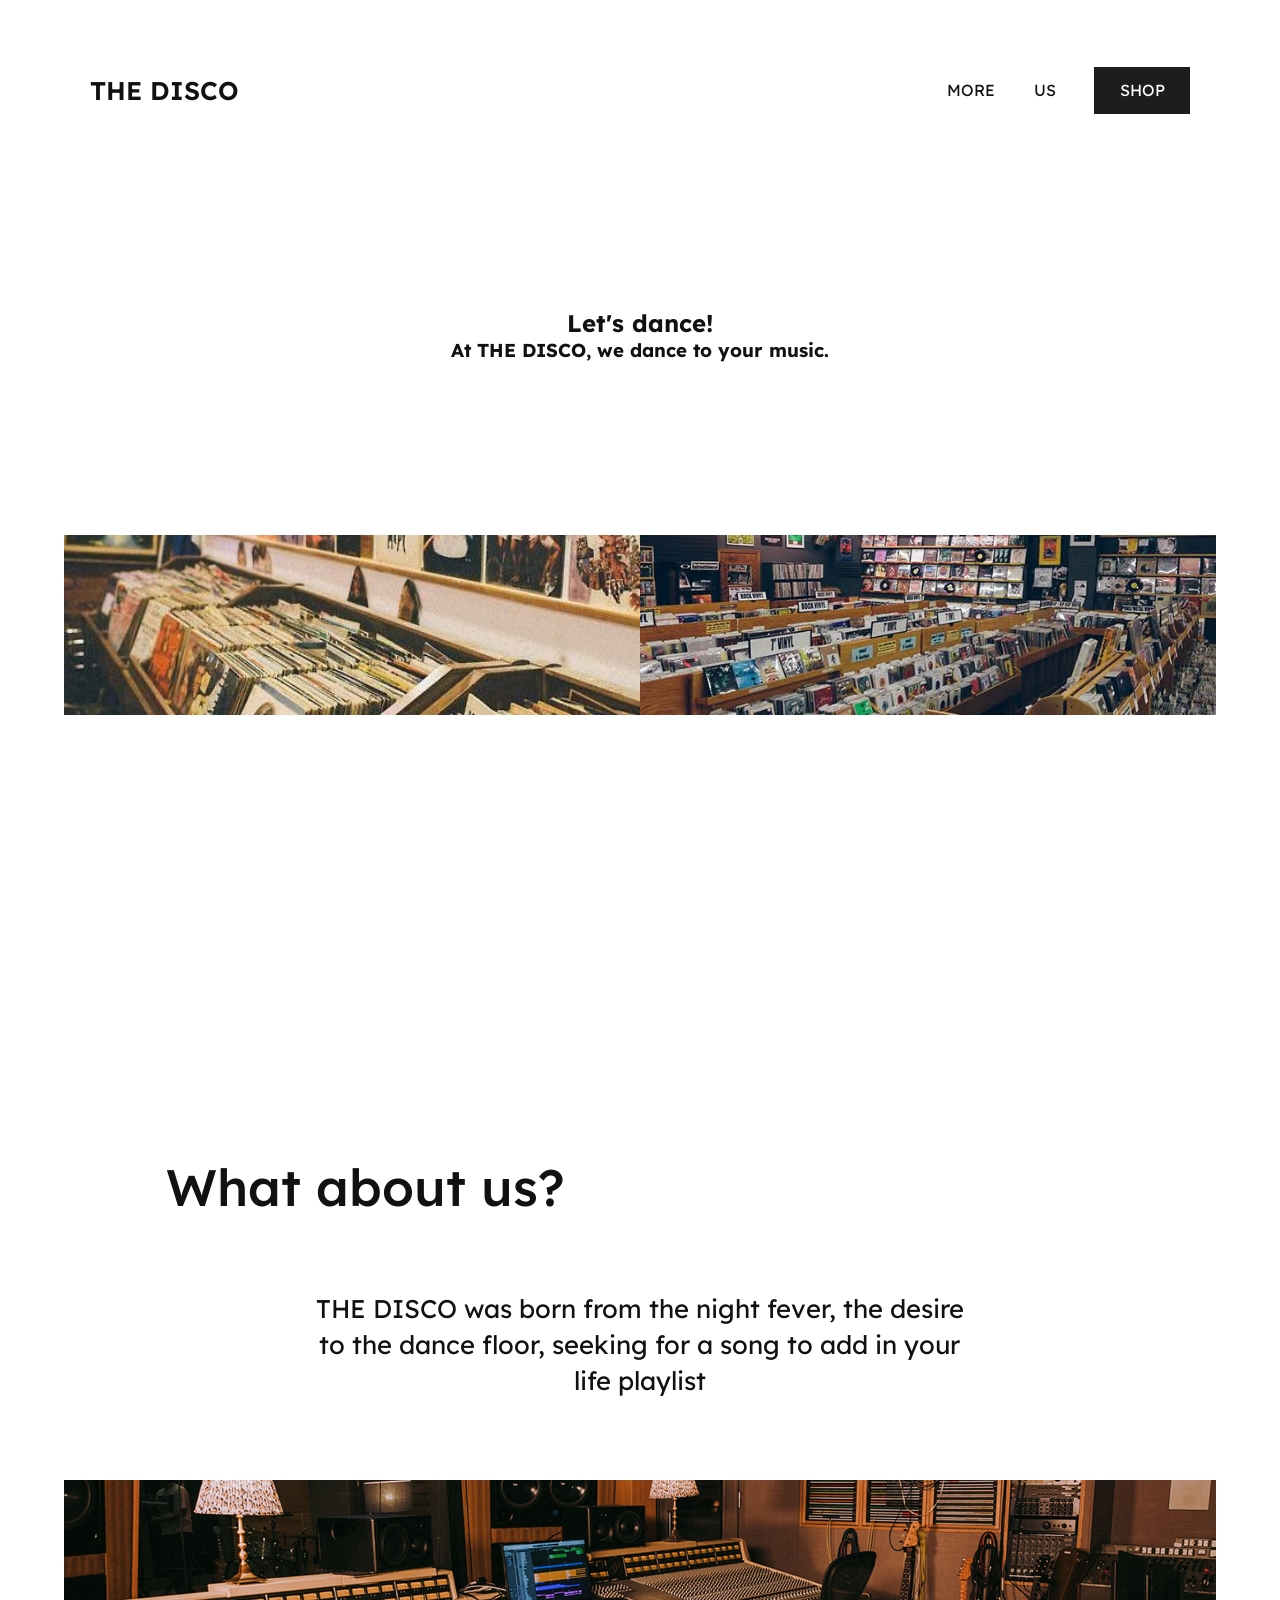
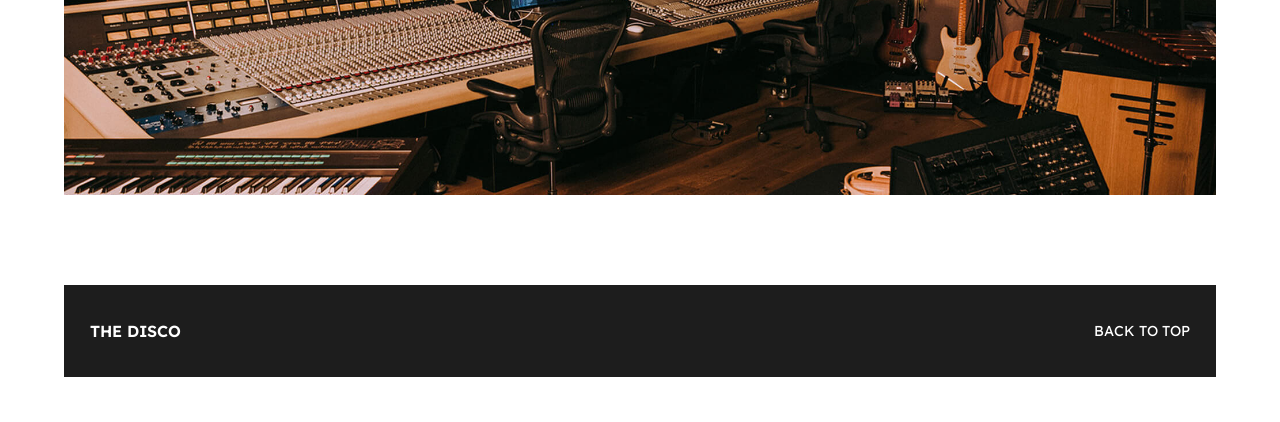
<file: index.html>
<!DOCTYPE html>
<html lang="pt-BR">
 
<head>
    <meta charset="UTF-8">
    <meta name="viewport" content="width=device-width, initial-scale=1.0">
 
    <title>THE DISCO</title>
 
    <link rel="preconnect" href="https://fonts.googleapis.com">
    <link rel="preconnect" href="https://fonts.gstatic.com" crossorigin>
 
    <link
        href="https://fonts.googleapis.com/css2?family=Lexend+Deca:wght@400;500;600;700&display=swap"
        rel="stylesheet"
    >
    <script src="script.js" defer></script>
    <link rel="stylesheet" href="style.css">
</head>
 
<body>
 
    <header class="cabecalho">
 
        <a href="index.html" class="logo">
            THE DISCO
        </a>
 
        <nav class="navegacao">
 
            <a href="#mais">
                MORE
            </a>
 
            <a href="#sobre">
                US
            </a>
 
            <a href="catalogo.html"> <button class="botao-shop">
                SHOP
            </button> </a>
 
        </nav>
 
    </header>
 
 
    <main>
 
        <section class="landing" id="mais">
 
            <div class="maisTexto">
                <h1>Let's dance!</h1>
                <h3>
                    At THE DISCO, we dance to your music.
                </h3>
            </div>
            
            <div class="imagem-topo">
                
                <img
                    src="imagens/vinilstore.jpg"
                    alt="Estudio de musica"
                >
                <img
                    src="imagens/discos.jpg"
                    alt="Estudio de musica"
                >
                
            </div>
 
        </section>
 
 
        <section class="sobre" id="sobre">
 
            <div class="sobre-conteudo">
 
                <h1>
                    What about us?
                </h1>
 
                <p>
                    THE DISCO was born from the night fever, the
                    desire to the dance floor, seeking for a song to
                    add in your life playlist
                </p>
 
            </div>
 
 
            <div class="imagem-sobre">
 
                <img
                    src="imagens/studio.jpg"
                    alt="Estudio de musica"
                >
 
            </div>
 
        </section>
 
    </main>
 
 
    <footer class="rodape">
 
        <p>
            THE DISCO
        </p>
 
        <a href="#mais">
            BACK TO TOP
        </a>
 
    </footer>
 
</body>
 
</html>
</file>
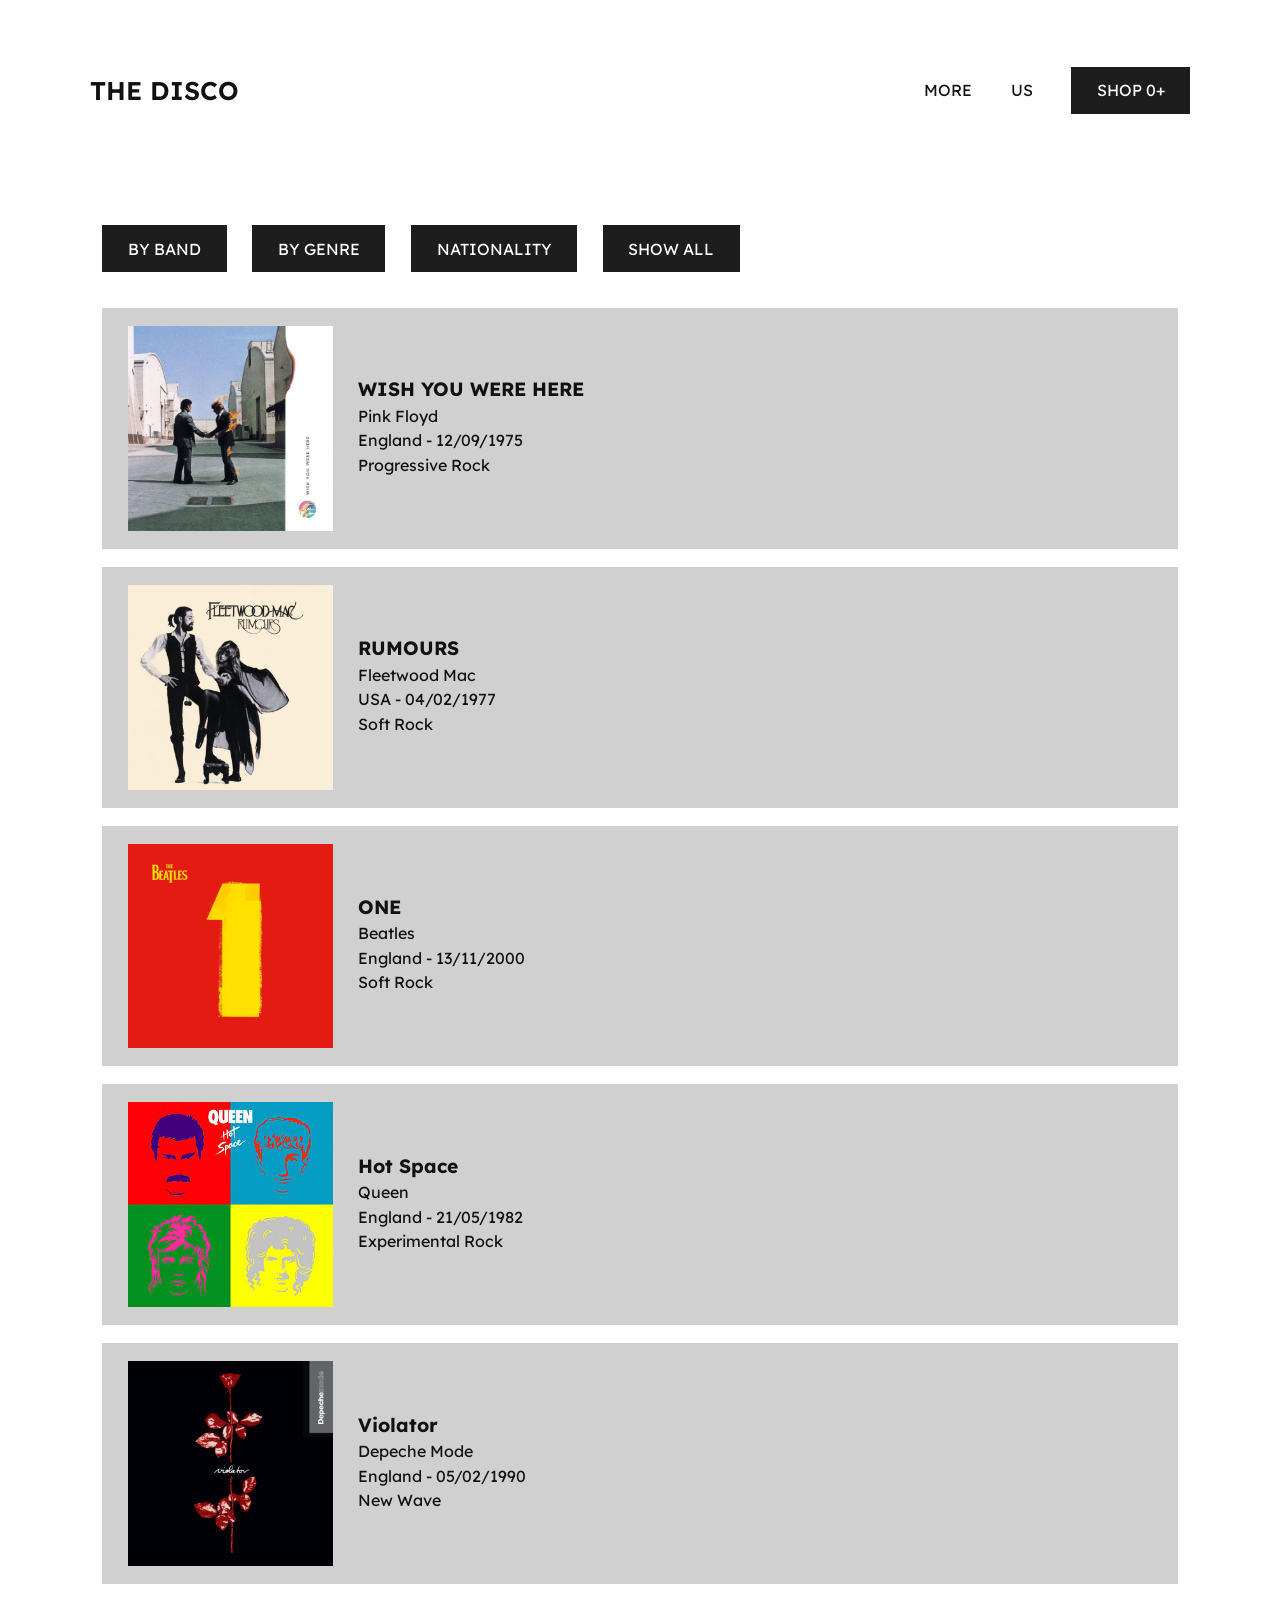
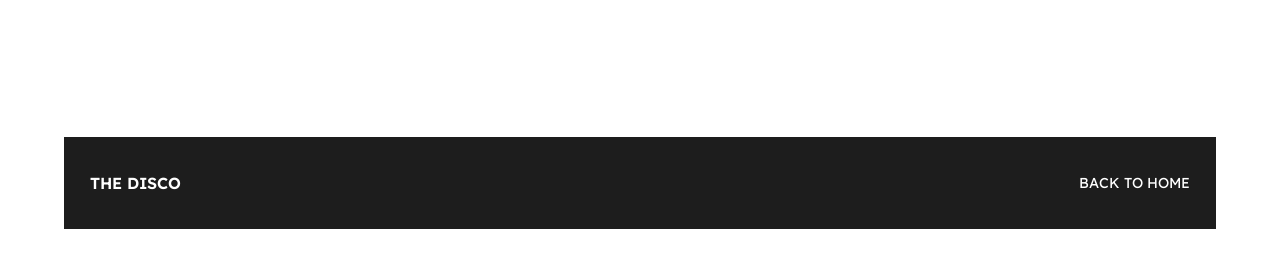
<file: catalogo.html>
<!DOCTYPE html>
<html lang="pt-BR">
 
<head>
 
    <meta charset="UTF-8">
    <meta name="viewport" content="width=device-width, initial-scale=1.0">
 
    <title>THE DISCO - Catalog</title>
 
    <link rel="preconnect" href="https://fonts.googleapis.com">
    <link rel="preconnect" href="https://fonts.gstatic.com" crossorigin>
 
    <link
        href="https://fonts.googleapis.com/css2?family=Lexend+Deca:wght@400;500;600;700&display=swap"
        rel="stylesheet"
    >
    <script src="script.js" defer></script>
    <link rel="stylesheet" href="style.css">
 
</head>
 
 
<body>
 
    <header class="cabecalho">
 
        <a href="index.html" class="logo">
            THE DISCO
        </a>
 
 
        <nav class="navegacao">
 
            <a href="index.html#mais">
                MORE
            </a>
 
            <a href="index.html#sobre">
                US
            </a>
 
            <button
                id="botaoShop"
                class="botao-shop"
            >
                SHOP
                <span id="contadorCarrinho">
                    0+
                </span>
            </button>
 
        </nav>
 
    </header>
 
 
    <main>
 
        <section class="catalogo" aria-label="Catalogo de discos">
 
            <div class="filtros">
 
                <div class="filtro">
 
                    <button
                        class="botao-filtro"
                        data-filtro="banda"
                    >
                        BY BAND
                    </button>
 
                    <div
                        class="opcoes-filtro"
                        id="opcoes-banda"
                    ></div>
 
                </div>
 
 
                <div class="filtro">
 
                    <button
                        class="botao-filtro"
                        data-filtro="genero"
                    >
                        BY GENRE
                    </button>
 
                    <div
                        class="opcoes-filtro"
                        id="opcoes-genero"
                    ></div>
 
                </div>
 
 
                <div class="filtro">
 
                    <button
                        class="botao-filtro"
                        data-filtro="pais"
                    >
                        NATIONALITY
                    </button>
 
                    <div
                        class="opcoes-filtro"
                        id="opcoes-pais"
                    ></div>
 
                </div>
 
 
                <button
                    id="mostrarTodos"
                    class="botao-filtro"
                >
                    SHOW ALL
                </button>
 
            </div>
 
 
            <div class="lista-discos">
 
                <!-- DISCO 1 -->
 
                <article
                    class="vinil vinil-rosa"
                    data-banda="Pink Floyd"
                    data-pais="England"
                    data-genero="Progressive Rock"
                    data-contador="0"
                >
 
                    <div class="capa">
 
                        <img
                            src="imagens/pinkfloyd.jpg"
                            alt="Capa do album Wish You Were Here"
                        >
 
                    </div>
 
 
                    <div class="informacoes">
 
                        <h2>
                            WISH YOU WERE HERE
                        </h2>
 
                        <p class="banda">
                            Pink Floyd
                        </p>
 
                        <p class="pais">
                            England - 12/09/1975
                        </p>
 
                        <p class="genero">
                            Progressive Rock
                        </p>
 
                    </div>
 
 
                    <button class="botao-adicionar">
                        +
                    </button>
 
                    <span class="contador-item">
                        0
                    </span>
 
                </article>
 
 
                <!-- DISCO 2 -->
 
                <article
                    class="vinil vinil-amarelo"
                    data-banda="Fleetwood Mac"
                    data-pais="USA"
                    data-genero="Soft Rock"
                    data-contador="0"
                >
 
                    <div class="capa">
 
                        <img
                            src="imagens/fleetwoodmac.jpg"
                            alt="Capa do album Rumours"
                        >
 
                    </div>
 
 
                    <div class="informacoes">
 
                        <h2>
                            RUMOURS
                        </h2>
 
                        <p class="banda">
                            Fleetwood Mac
                        </p>
 
                        <p class="pais">
                            USA - 04/02/1977
                        </p>
 
                        <p class="genero">
                            Soft Rock
                        </p>
 
                    </div>
 
 
                    <button class="botao-adicionar">
                        +
                    </button>
 
                    <span class="contador-item">
                        0
                    </span>
 
                </article>
 
 
                <!-- DISCO 3 -->
 
                <article
                    class="vinil vinil-verde"
                    data-banda="Beatles"
                    data-pais="England"
                    data-genero="Soft Rock"
                    data-contador="0"
                >
 
                    <div class="capa">
 
                        <img
                            src="imagens/beatles.jpg"
                            alt="Capa do album 3"
                        >
 
                    </div>
 
 
                    <div class="informacoes">
 
                        <h2>
                            ONE
                        </h2>
 
                        <p class="banda">
                            Beatles
                        </p>
 
                        <p class="pais">
                            England - 13/11/2000
                        </p>
 
                        <p class="genero">
                            Soft Rock
                        </p>
 
                    </div>
 
 
                    <button class="botao-adicionar">
                        +
                    </button>
 
                    <span class="contador-item">
                        0
                    </span>
 
                </article>
 
 
                <!-- DISCO 4 -->
 
                <article
                    class="vinil vinil-azul"
                    data-banda="Queen"
                    data-pais="England"
                    data-genero="Experimental Rock"
                    data-contador="0"
                >
 
                    <div class="capa">
 
                        <img
                            src="imagens/queen.png"
                            alt="Capa do álbum 4"
                        >
 
                    </div>
 
 
                    <div class="informacoes">
 
                        <h2>
                            Hot Space
                        </h2>
 
                        <p class="banda">
                            Queen
                        </p>
 
                        <p class="pais">
                            England - 21/05/1982
                        </p>
 
                        <p class="genero">
                            Experimental Rock
                        </p>
 
                    </div>
 
 
                    <button class="botao-adicionar">
                        +
                    </button>
 
                    <span class="contador-item">
                        0
                    </span>
 
                </article>
 
 
                <!-- DISCO 5 -->
 
                <article
                    class="vinil vinil-roxo"
                    data-banda="Depeche Mode"
                    data-pais="England"
                    data-genero="New Wave"
                    data-contador="0"
                >
 
                    <div class="capa">
 
                        <img
                            src="imagens/depechemode.jpg"
                            alt="Capa do álbum 5"
                        >
 
                    </div>
 
 
                    <div class="informacoes">
 
                        <h2>
                            Violator
                        </h2>
 
                        <p class="banda">
                            Depeche Mode
                        </p>
 
                        <p class="pais">
                            England - 05/02/1990
                        </p>
 
                        <p class="genero">
                            New Wave
                        </p>
 
                    </div>
 
 
                    <button class="botao-adicionar">
                        +
                    </button>
 
                    <span class="contador-item">
                        0
                    </span>
 
                </article>
 
            </div>
 
        </section>
 
    </main>
 
 
    <footer class="rodape">
 
        <p>
            THE DISCO
        </p>
 
        <a href="index.html">
            BACK TO HOME
        </a>
 
    </footer>
 
</body>
 
</html>
</file>
<file: style.css>
* {
    margin: 0;
    padding: 0;
    box-sizing: border-box;
}


html {
    scroll-behavior: smooth;
}


body {
    background-color: #ffffff;
    font-family: 'Lexend Deca', sans-serif;
    color: #111111;
}


/* HEADER */

.cabecalho {
    width: 90%;
    min-height: 10vh;
    margin: 5vh auto 0;
    padding: 2vh 2vw;

    background-color: #ffffff;

    display: flex;
    align-items: center;
    justify-content: space-between;
}


.logo {
    color: #111111;
    text-decoration: none;

    font-size: clamp(1.2rem, 2vw, 2.2rem);
    font-weight: 600;
}


.navegacao {
    display: flex;
    align-items: center;
    gap: 3vw;
}


.navegacao a {
    color: #111111;
    text-decoration: none;
    font-size: clamp(1rem, 1.2vw, 1.5rem);
}


.botao-shop {
    border: none;

    background-color: #1d1d1d;
    color: #ffffff;

    padding: 1.5vh 2vw;

    font-family: 'Lexend Deca', sans-serif;
    font-size: clamp(1rem, 1.2vw, 1.5rem);

    cursor: pointer;

    transition: 0.3s;
}


.botao-shop:hover {
    background-color: #555555;
}


/* LANDING */

.landing {
    width: 90%;
    margin: 0 auto;
}


.imagem-topo {
    width: 100%;
    height: 40vh;
    overflow: hidden;
    justify-content: space-between;
    display: flex;
}


.imagem-topo img {
    width: 50%;
    height: 50%;
    object-fit: cover;
}

.maisTexto {
    text-align: center;
    justify-content: center;
    padding: 15%;
}

/* SOBRE */

.sobre {
    width: 90%;
    margin: 20vh auto 10vh;

    background-color: #ffffff;
}


.sobre-conteudo {
    min-height: 45vh;

    padding: 7vh 8vw;

    display: flex;
    flex-direction: column;
    justify-content: center;
}


.sobre h1 {
    font-size: clamp(3rem, 4vw, 5rem);
    font-weight: 500;

    margin-bottom: 8vh;
}


.sobre p {
    width: 70%;
    margin: 0 auto;

    text-align: center;

    font-size: clamp(1.5rem, 2vw, 2.5rem);
    line-height: 1.4;
}


.imagem-sobre {
    width: 100%;
    height: 35vh;

    overflow: hidden;
}


.imagem-sobre img {
    width: 100%;
    height: 100%;

    object-fit: cover;
}


/* CATALOGO */

.catalogo {
    width: 90%;
    margin: 5vh auto 10vh;

    padding: 5vh 3vw;

    background-color: #ffffff;
}


/* FILTROS */

.filtros {
    display: flex;
    align-items: flex-start;

    gap: 2vw;

    margin-bottom: 4vh;

    flex-wrap: wrap;
}


.filtro {
    position: relative;
}


.botao-filtro {
    border: none;

    background-color: #1d1d1d;
    color: #ffffff;

    padding: 1.5vh 2vw;

    font-family: 'Lexend Deca', sans-serif;
    font-size: clamp(1rem, 1.2vw, 1.5rem);

    cursor: pointer;

    transition: 0.3s;
}


.botao-filtro:hover {
    background-color: #555555;
}


.botao-filtro.focado {
    outline: 0.2em solid #888888;
    outline-offset: 0.2em;
}


.opcoes-filtro {
    display: none;

    position: absolute;

    top: 110%;
    left: 0;

    width: max-content;
    min-width: 100%;
    max-width: 35vw;

    background-color: #1d1d1d;

    padding: 1vh;

    z-index: 10;

    flex-direction: column;

    gap: 0.5vh;
}


.opcoes-filtro.ativo {
    display: flex;
}


.opcoes-filtro button {
    width: 100%;

    border: none;

    background-color: #1d1d1d;
    color: #ffffff;

    padding: 1vh 1vw;

    font-family: 'Lexend Deca', sans-serif;
    font-size: clamp(0.9rem, 1vw, 1.3rem);

    cursor: pointer;

    text-align: left;

    white-space: nowrap;
}


.opcoes-filtro button:hover {
    background-color: #555555;
}


/* DISCOS */

.vinil {
    position: relative;

    width: 100%;
    min-height: 22vh;

    margin-bottom: 2vh;

    padding: 2vh 2vw;

    display: flex;
    align-items: center;

    transition: 0.3s;
}


.vinil-rosa,
.vinil-amarelo,
.vinil-verde,
.vinil-azul,
.vinil-roxo {
    background-color: #d0d0d0;
}


/* EFEITO MOUSEOVER */

.vinil.passou-mouse {
    transform: scale(1.01);
    filter: brightness(1.08);
}


/* CAPA */

.capa {
    width: 20%;

    aspect-ratio: 1 / 1;

    overflow: hidden;

    flex-shrink: 0;
}


.capa img {
    width: 100%;
    height: 100%;

    object-fit: cover;

    transition: 0.3s;
}


.vinil.passou-mouse .capa img {
    transform: scale(1.04);
}


/* INFORMACOES */

.informacoes {
    width: 65%;

    padding-left: 2vw;
}


.informacoes h2 {
    font-size: clamp(1.2rem, 1.5vw, 2rem);
    font-weight: 700;

    margin-bottom: 0.5vh;
}


.informacoes p {
    font-size: clamp(1rem, 1.1vw, 1.5rem);

    margin-bottom: 0.5vh;
}


/* BOTAO + */

.botao-adicionar {
    position: absolute;

    right: 2vw;
    top: 2vh;

    border: none;

    background: none;

    font-family: 'Lexend Deca', sans-serif;
    font-size: clamp(2rem, 2.5vw, 3rem);

    cursor: pointer;

    display: none;
}


.contador-item {
    position: absolute;

    right: 2vw;
    top: 8vh;

    font-size: clamp(1rem, 1.2vw, 1.5rem);

    display: none;
}


.catalogo.shop-ativo .botao-adicionar {
    display: block;
}


.catalogo.shop-ativo .contador-item {
    display: block;
}


/* CORES DOS DISCOS SELECIONADOS */

.vinil.selecionado.vinil-rosa {
    background-color: #e9a6ad;
}


.vinil.selecionado.vinil-amarelo {
    background-color: #f1d477;
}


.vinil.selecionado.vinil-verde {
    background-color: #9bd49b;
}


.vinil.selecionado.vinil-azul {
    background-color: #9dbfe3;
}


.vinil.selecionado.vinil-roxo {
    background-color: #c3a4d8;
}

/* FOOTER */

.rodape {
    width: 90%;

    margin: 0 auto 5vh;

    padding: 4vh 2vw;

    background-color: #1d1d1d;

    display: flex;
    align-items: center;
    justify-content: space-between;
}


.rodape p {
    font-size: clamp(1rem, 1.2vw, 1.5rem);
    font-weight: 600;
    color: #ffffff;
}


.rodape a {
    color: #ffffff;

    text-decoration: none;

    font-size: clamp(0.9rem, 1vw, 1.3rem);
}


/* RESPONSIVIDADE */

@media (max-width: 70vw) {

    .cabecalho {
        width: 94%;
    }


    .catalogo,
    .sobre,
    .landing,
    .rodape {
        width: 94%;
    }


    .sobre p {
        width: 80%;
    }

}


@media (max-width: 55vw) {

    .cabecalho {
        flex-direction: column;
        gap: 2vh;
    }


    .navegacao {
        width: 100%;

        justify-content: space-between;

        gap: 2vw;
    }


    .sobre-conteudo {
        min-height: 40vh;

        padding: 5vh 5vw;
    }


    .sobre h1 {
        margin-bottom: 5vh;
    }


    .sobre p {
        width: 90%;
    }


    .vinil {
        min-height: 20vh;
    }


    .capa {
        width: 25%;
    }


    .informacoes {
        width: 65%;
    }

}


@media (max-width: 40vw) {

    .cabecalho {
        margin-top: 2vh;
    }


    .navegacao {
        flex-wrap: wrap;
    }


    .imagem-topo {
        height: 25vh;
    }


    .imagem-sobre {
        height: 25vh;
    }


    .filtros {
        flex-direction: column;

        align-items: stretch;
    }


    .filtro {
        width: 100%;
    }


    .botao-filtro {
        width: 100%;
    }


    .opcoes-filtro {
        width: 100%;

        max-width: 100%;
    }


    .vinil {
        min-height: 18vh;

        padding: 2vh 2vw;

        align-items: flex-start;
    }


    .capa {
        width: 30%;
    }


    .informacoes {
        width: 62%;
    }


    .sobre-conteudo {
        min-height: 45vh;
    }


    .sobre p {
        width: 100%;
    }


    .rodape {
        flex-direction: column;

        gap: 2vh;

        text-align: center;
    }

}
</file>
